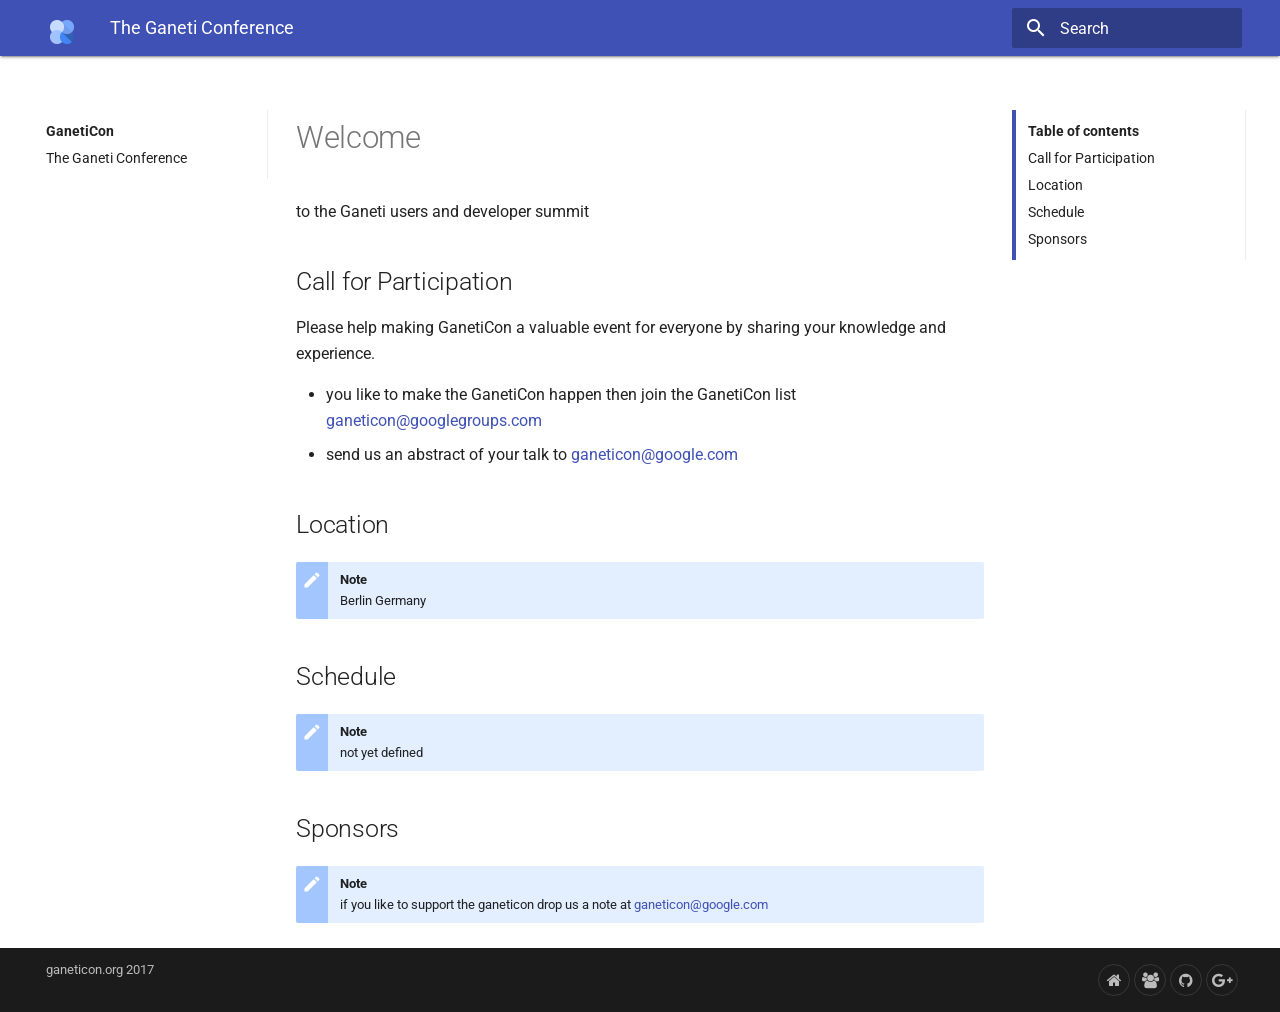
<file: index.html>
<!DOCTYPE html>
<html lang="en" class="no-js">
  <head>
    
      <meta charset="utf-8">
      <meta name="viewport" content="width=device-width,initial-scale=1">
      <meta http-equiv="x-ua-compatible" content="ie=edge">
      
        <meta name="description" content="GanetiCon 2017 - Berlin">
      
      
      
      
        <link rel="shortcut icon" href="./assets/images/favicon.png">
      
      <meta name="generator" content="mkdocs-0.16.3, mkdocs-material-1.7.4">
    
    
      
        <title>GanetiCon</title>
      
    
    
      <script src="./assets/javascripts/modernizr-1df76c4e58.js"></script>
    
    
      <link rel="stylesheet" href="./assets/stylesheets/application-769c285a91.css">
      <link rel="stylesheet" href="./assets/stylesheets/ganeticon.css">
      
    
    
      
        
        
        
        <link rel="stylesheet" href="https://fonts.googleapis.com/css?family=Roboto:300,400,400i,700|Roboto+Mono">
        <style>body,input{font-family:"Roboto","Helvetica Neue",Helvetica,Arial,sans-serif}code,kbd,pre{font-family:"Roboto Mono","Courier New",Courier,monospace}</style>
      
      <link rel="stylesheet" href="https://fonts.googleapis.com/icon?family=Material+Icons">
    
    
    
  </head>
  
  
  
  
    <body>
  
    <svg class="md-svg">
      <defs>
        
        
      </defs>
    </svg>
    <input class="md-toggle" data-md-toggle="drawer" type="checkbox" id="drawer">
    <input class="md-toggle" data-md-toggle="search" type="checkbox" id="search">
    <label class="md-overlay" data-md-component="overlay" for="drawer"></label>
    
      <header class="md-header" data-md-component="header">
  <nav class="md-header-nav md-grid">
    <div class="md-flex">
      <div class="md-flex__cell md-flex__cell--shrink">
        
          <a href="." title="GanetiCon" class="md-logo md-header-nav__button">
            <img src="././assets/images/logo.png" width="32" height="32">
          </a>
        
      </div>
      <div class="md-flex__cell md-flex__cell--shrink">
        <label class="md-icon md-icon--menu md-header-nav__button" for="drawer"></label>
      </div>
      <div class="md-flex__cell md-flex__cell--stretch">
        <span class="md-flex__ellipsis md-header-nav__title">
          
            
              
            
            The Ganeti Conference
          
        </span>
      </div>
      <div class="md-flex__cell md-flex__cell--shrink">
        
          <label class="md-icon md-icon--search md-header-nav__button" for="search"></label>
          
<div class="md-search" data-md-component="search">
  <label class="md-search__overlay" for="search"></label>
  <div class="md-search__inner">
    <form class="md-search__form" name="search">
      <input type="text" class="md-search__input" name="query" required placeholder="Search" accesskey="s" autocapitalize="off" autocorrect="off" autocomplete="off" spellcheck="false" data-md-component="query">
      <label class="md-icon md-search__icon" for="search"></label>
      <button type="reset" class="md-icon md-search__icon" data-md-component="reset">close</button>
    </form>
    <div class="md-search__output">
      <div class="md-search__scrollwrap" data-md-scrollfix>
        <div class="md-search-result" data-md-component="result" data-md-lang-search="">
          <div class="md-search-result__meta" data-md-lang-result-none="No matching documents" data-md-lang-result-one="1 matching document" data-md-lang-result-other="# matching documents">
            Type to start searching
          </div>
          <ol class="md-search-result__list"></ol>
        </div>
      </div>
    </div>
  </div>
</div>
        
      </div>
      
    </div>
  </nav>
  </header>


    
    <div class="md-container">
      
      
      <main class="md-main">
        <div class="md-main__inner md-grid" data-md-component="container">
          
            
              <div class="md-sidebar md-sidebar--primary" data-md-component="navigation">
                <div class="md-sidebar__scrollwrap">
                  <div class="md-sidebar__inner">
                    <nav class="md-nav md-nav--primary" data-md-level="0">
  <label class="md-nav__title md-nav__title--site" for="drawer">
    
      <i class="md-logo md-nav__button">
        <img src="././assets/images/logo.png">
      </i>
    
    GanetiCon
  </label>
  
  <ul class="md-nav__list" data-md-scrollfix>
    
      
      
      

  


  <li class="md-nav__item md-nav__item--active">
    
    <input class="md-toggle md-nav__toggle" data-md-toggle="toc" type="checkbox" id="toc">
    
      
    
    
      <label class="md-nav__link md-nav__link--active" for="toc">
        The Ganeti Conference
      </label>
    
    <a href="." title="The Ganeti Conference" class="md-nav__link md-nav__link--active">
      The Ganeti Conference
    </a>
    
      
<nav class="md-nav md-nav--secondary">
  
  
    
  
  
    <label class="md-nav__title" for="toc">Table of contents</label>
    <ul class="md-nav__list" data-md-scrollfix>
      
        <li class="md-nav__item">
  <a href="#call-for-participation" title="Call for Participation" class="md-nav__link">
    Call for Participation
  </a>
  
</li>
      
        <li class="md-nav__item">
  <a href="#location" title="Location" class="md-nav__link">
    Location
  </a>
  
</li>
      
        <li class="md-nav__item">
  <a href="#schedule" title="Schedule" class="md-nav__link">
    Schedule
  </a>
  
</li>
      
        <li class="md-nav__item">
  <a href="#sponsors" title="Sponsors" class="md-nav__link">
    Sponsors
  </a>
  
</li>
      
      
      
    </ul>
  
</nav>
    
  </li>

    
  </ul>
</nav>
                  </div>
                </div>
              </div>
            
            
              <div class="md-sidebar md-sidebar--secondary" data-md-component="toc">
                <div class="md-sidebar__scrollwrap">
                  <div class="md-sidebar__inner">
                    
<nav class="md-nav md-nav--secondary">
  
  
    
  
  
    <label class="md-nav__title" for="toc">Table of contents</label>
    <ul class="md-nav__list" data-md-scrollfix>
      
        <li class="md-nav__item">
  <a href="#call-for-participation" title="Call for Participation" class="md-nav__link">
    Call for Participation
  </a>
  
</li>
      
        <li class="md-nav__item">
  <a href="#location" title="Location" class="md-nav__link">
    Location
  </a>
  
</li>
      
        <li class="md-nav__item">
  <a href="#schedule" title="Schedule" class="md-nav__link">
    Schedule
  </a>
  
</li>
      
        <li class="md-nav__item">
  <a href="#sponsors" title="Sponsors" class="md-nav__link">
    Sponsors
  </a>
  
</li>
      
      
      
    </ul>
  
</nav>
                  </div>
                </div>
              </div>
            
          
          <div class="md-content">
            <article class="md-content__inner md-typeset">
              
                
                
                <h1 id="welcome">Welcome</h1>
<p>to the Ganeti users and developer summit</p>
<h2 id="call-for-participation">Call for Participation</h2>
<p>Please help making GanetiCon a valuable event for everyone by sharing your knowledge and experience.</p>
<ul>
<li>you like to make the GanetiCon happen then join the GanetiCon list <a href="&#109;&#97;&#105;&#108;&#116;&#111;&#58;&#103;&#97;&#110;&#101;&#116;&#105;&#99;&#111;&#110;&#64;&#103;&#111;&#111;&#103;&#108;&#101;&#103;&#114;&#111;&#117;&#112;&#115;&#46;&#99;&#111;&#109;">&#103;&#97;&#110;&#101;&#116;&#105;&#99;&#111;&#110;&#64;&#103;&#111;&#111;&#103;&#108;&#101;&#103;&#114;&#111;&#117;&#112;&#115;&#46;&#99;&#111;&#109;</a></li>
<li>send us an abstract of your talk to <a href="&#109;&#97;&#105;&#108;&#116;&#111;&#58;&#103;&#97;&#110;&#101;&#116;&#105;&#99;&#111;&#110;&#64;&#103;&#111;&#111;&#103;&#108;&#101;&#46;&#99;&#111;&#109;">&#103;&#97;&#110;&#101;&#116;&#105;&#99;&#111;&#110;&#64;&#103;&#111;&#111;&#103;&#108;&#101;&#46;&#99;&#111;&#109;</a></li>
</ul>
<h2 id="location">Location</h2>
<div class="admonition note">
<p class="admonition-title">Note</p>
<p>Berlin Germany</p>
</div>
<h2 id="schedule">Schedule</h2>
<div class="admonition note">
<p class="admonition-title">Note</p>
<p>not yet defined</p>
</div>
<h2 id="sponsors">Sponsors</h2>
<div class="admonition note">
<p class="admonition-title">Note</p>
<p>if you like to support the ganeticon drop us a note at <a href="&#109;&#97;&#105;&#108;&#116;&#111;&#58;&#103;&#97;&#110;&#101;&#116;&#105;&#99;&#111;&#110;&#64;&#103;&#111;&#111;&#103;&#108;&#101;&#46;&#99;&#111;&#109;">&#103;&#97;&#110;&#101;&#116;&#105;&#99;&#111;&#110;&#64;&#103;&#111;&#111;&#103;&#108;&#101;&#46;&#99;&#111;&#109;</a></p>
</div>
                
                  
                
              
              
                
              
            </article>
          </div>
        </div>
      </main>
      
        
<footer class="md-footer">
  
  <div class="md-footer-meta md-typeset">
    <div class="md-footer-meta__inner md-grid">
      <div class="md-footer-copyright">
        
          <div class="md-footer-copyright__highlight">
            ganeticon.org 2017
          </div>
        
      </div>
      
        
  <div class="md-footer-social">
    
    <link rel="stylesheet" href="https://cdnjs.cloudflare.com/ajax/libs/font-awesome/4.7.0/css/font-awesome.min.css">
    
      <a href="http://ganeti.org" class="md-footer-social__link fa fa-home"></a>
    
      <a href="https://groups.google.com/forum/#!forum/ganeti" class="md-footer-social__link fa fa-group"></a>
    
      <a href="https://github.com/ganeti" class="md-footer-social__link fa fa-github"></a>
    
      <a href="https://plus.google.com/113015122293573254673" class="md-footer-social__link fa fa-google-plus"></a>
    
  </div>

      
    </div>
  </div>
</footer>
      
    </div>
    
      <script src="./assets/javascripts/application-c35428f87f.js"></script>
      
      
      <script>app.initialize({url:{base:"."}})</script>
      
    
    
      
    
  </body>
</html>
</file>
<file: assets/stylesheets/application-769c285a91.css>
html{box-sizing:border-box}*,:after,:before{box-sizing:inherit}html{-webkit-text-size-adjust:none;-ms-text-size-adjust:none;text-size-adjust:none}body{margin:0}hr{overflow:visible;box-sizing:content-box}a{-webkit-text-decoration-skip:objects}a,button,input,label{-webkit-tap-highlight-color:transparent}a{color:inherit;text-decoration:none}a:active,a:hover{outline-width:0}small,sub,sup{font-size:80%}sub,sup{position:relative;line-height:0;vertical-align:baseline}sub{bottom:-.25em}sup{top:-.5em}img{border-style:none}table{border-collapse:collapse;border-spacing:0}td,th{font-weight:400;vertical-align:top}button{padding:0;background:transparent;font-size:inherit}button,input{border:0;outline:0}.admonition:before,.md-clipboard:before,.md-icon,.md-nav__button,.md-nav__link:after,.md-nav__title:before,.md-search-result__article--document:before,.md-source-file:before,.md-typeset .critic.comment:before,.md-typeset .footnote-backref,.md-typeset .task-list-control .task-list-indicator:before{font-family:Material Icons;font-style:normal;font-variant:normal;font-weight:400;line-height:1;text-transform:none;white-space:nowrap;speak:none;word-wrap:normal;direction:ltr}.md-content__icon,.md-footer-nav__button,.md-header-nav__button,.md-nav__button,.md-nav__title:before,.md-search-result__article--document:before{display:inline-block;margin:.4rem;padding:.8rem;font-size:2.4rem;cursor:pointer}.md-icon--arrow-back:before{content:"arrow_back"}.md-icon--arrow-forward:before{content:"arrow_forward"}.md-icon--menu:before{content:"menu"}.md-icon--search:before{content:"search"}.md-icon--home:before{content:"school"}body{-webkit-font-smoothing:antialiased;-moz-osx-font-smoothing:grayscale}body,input{color:rgba(0,0,0,.87);-webkit-font-feature-settings:"kern","liga";font-feature-settings:"kern","liga";font-family:Helvetica Neue,Helvetica,Arial,sans-serif;font-weight:400}code,kbd,pre{color:rgba(0,0,0,.87);-webkit-font-feature-settings:"kern";font-feature-settings:"kern";font-family:Courier New,Courier,monospace;font-weight:400}.md-typeset{font-size:1.6rem;line-height:1.6;-webkit-print-color-adjust:exact}.md-typeset blockquote,.md-typeset ol,.md-typeset p,.md-typeset ul{margin:1em 0}.md-typeset h1{margin:0 0 4rem;color:rgba(0,0,0,.54);font-size:3.125rem;line-height:1.3}.md-typeset h1,.md-typeset h2{font-weight:300;letter-spacing:-.01em}.md-typeset h2{margin:4rem 0 1.6rem;font-size:2.5rem;line-height:1.4}.md-typeset h3{margin:3.2rem 0 1.6rem;font-size:2rem;font-weight:400;letter-spacing:-.01em;line-height:1.5}.md-typeset h2+h3{margin-top:1.6rem}.md-typeset h4{font-size:1.6rem}.md-typeset h4,.md-typeset h5,.md-typeset h6{margin:1.6rem 0;font-weight:700;letter-spacing:-.01em}.md-typeset h5,.md-typeset h6{color:rgba(0,0,0,.54);font-size:1.28rem}.md-typeset h5{text-transform:uppercase}.md-typeset hr{margin:1.5em 0;border-bottom:.1rem dotted rgba(0,0,0,.26)}.md-typeset a{color:#3f51b5;word-break:break-word}.md-typeset a,.md-typeset a:before{-webkit-transition:color .125s;transition:color .125s}.md-typeset a:active,.md-typeset a:hover{color:#536dfe}.md-typeset code,.md-typeset pre{background-color:hsla(0,0%,93%,.5);color:#37474f;font-size:85%}.md-typeset code{margin:0 .29412em;padding:.07353em 0;border-radius:.2rem;box-shadow:.29412em 0 0 hsla(0,0%,93%,.5),-.29412em 0 0 hsla(0,0%,93%,.5);word-break:break-word;-webkit-box-decoration-break:clone;box-decoration-break:clone}.md-typeset h1 code,.md-typeset h2 code,.md-typeset h3 code,.md-typeset h4 code,.md-typeset h5 code,.md-typeset h6 code{margin:0;background-color:transparent;box-shadow:none}.md-typeset a>code{margin:inherit;padding:inherit;border-radius:none;background-color:inherit;color:inherit;box-shadow:none}.md-typeset pre{position:relative;margin:1em 0;border-radius:.2rem;line-height:1.4;-webkit-overflow-scrolling:touch}.md-typeset pre>code{display:block;margin:0;padding:1.05rem 1.2rem;background-color:transparent;font-size:inherit;box-shadow:none;-webkit-box-decoration-break:none;box-decoration-break:none;overflow:auto}.md-typeset pre>code::-webkit-scrollbar{width:.4rem;height:.4rem}.md-typeset pre>code::-webkit-scrollbar-thumb{background-color:rgba(0,0,0,.26)}.md-typeset pre>code::-webkit-scrollbar-thumb:hover{background-color:#536dfe}.md-typeset kbd{padding:0 .29412em;border:.1rem solid #c9c9c9;border-radius:.2rem;border-bottom-color:#bcbcbc;background-color:#fcfcfc;color:#555;font-size:85%;box-shadow:0 .1rem 0 #b0b0b0;word-break:break-word}.md-typeset mark{margin:0 .25em;padding:.0625em 0;border-radius:.2rem;background-color:rgba(255,235,59,.5);box-shadow:.25em 0 0 rgba(255,235,59,.5),-.25em 0 0 rgba(255,235,59,.5);word-break:break-word;-webkit-box-decoration-break:clone;box-decoration-break:clone}.md-typeset abbr{border-bottom:.1rem dotted rgba(0,0,0,.54);text-decoration:none;cursor:help}.md-typeset small{opacity:.75}.md-typeset sub,.md-typeset sup{margin-left:.07812em}.md-typeset blockquote{padding-left:1.2rem;border-left:.4rem solid rgba(0,0,0,.26);color:rgba(0,0,0,.54)}.md-typeset ul{list-style-type:disc}.md-typeset ol,.md-typeset ul{margin-left:.625em;padding:0}.md-typeset ol ol,.md-typeset ul ol{list-style-type:lower-alpha}.md-typeset ol ol ol,.md-typeset ul ol ol{list-style-type:lower-roman}.md-typeset ol li,.md-typeset ul li{margin-bottom:.5em;margin-left:1.25em}.md-typeset ol li blockquote,.md-typeset ol li p,.md-typeset ul li blockquote,.md-typeset ul li p{margin:.5em 0}.md-typeset ol li:last-child,.md-typeset ul li:last-child{margin-bottom:0}.md-typeset ol li ol,.md-typeset ol li ul,.md-typeset ul li ol,.md-typeset ul li ul{margin:.5em 0 .5em .625em}.md-typeset dd{margin:1em 0 1em 1.875em}.md-typeset iframe,.md-typeset img,.md-typeset svg{max-width:100%}.md-typeset table:not([class]){box-shadow:0 2px 2px 0 rgba(0,0,0,.14),0 1px 5px 0 rgba(0,0,0,.12),0 3px 1px -2px rgba(0,0,0,.2);display:inline-block;max-width:100%;border-radius:.2rem;font-size:1.28rem;overflow:auto;-webkit-overflow-scrolling:touch}.md-typeset table:not([class])+*{margin-top:1.5em}.md-typeset table:not([class]) td:not([align]),.md-typeset table:not([class]) th:not([align]){text-align:left}.md-typeset table:not([class]) th{min-width:10rem;padding:1.2rem 1.6rem;background-color:rgba(0,0,0,.54);color:#fff;vertical-align:top}.md-typeset table:not([class]) td{padding:1.2rem 1.6rem;border-top:.1rem solid rgba(0,0,0,.07);vertical-align:top}.md-typeset table:not([class]) tr:first-child td{border-top:0}.md-typeset table:not([class]) a{word-break:normal}.md-typeset__scrollwrap{margin:1em -1.6rem;overflow-x:auto;-webkit-overflow-scrolling:touch}.md-typeset .md-typeset__table{display:inline-block;margin-bottom:.5em;padding:0 1.6rem}.md-typeset .md-typeset__table table{display:table;width:100%;margin:0;overflow:hidden}html{font-size:62.5%}body,html{height:100%}body{position:relative}hr{display:block;height:.1rem;padding:0;border:0}.md-svg{display:none}.md-grid{max-width:122rem;margin-right:auto;margin-left:auto}.md-container,.md-main{overflow:auto}.md-container{display:table;width:100%;height:100%;padding-top:5.6rem;table-layout:fixed}.md-main{display:table-row;height:100%}.md-main__inner{min-height:100%;padding-top:3rem;padding-bottom:.1rem}.md-toggle{display:none}.md-overlay{position:fixed;top:0;width:0;height:0;-webkit-transition:width 0s .25s,height 0s .25s,opacity .25s;transition:width 0s .25s,height 0s .25s,opacity .25s;background-color:rgba(0,0,0,.54);opacity:0;z-index:3}.md-flex{display:table}.md-flex__cell{display:table-cell;position:relative;vertical-align:top}.md-flex__cell--shrink{width:0}.md-flex__cell--stretch{display:table;width:100%;table-layout:fixed}.md-flex__ellipsis{display:table-cell;text-overflow:ellipsis;white-space:nowrap;overflow:hidden}@page{margin:25mm}.md-clipboard{position:absolute;top:.6rem;right:.6rem;width:2.8rem;height:2.8rem;border-radius:.2rem;font-size:1.6rem;cursor:pointer;z-index:1;-webkit-backface-visibility:hidden;backface-visibility:hidden}.md-clipboard:before{-webkit-transition:color .25s,opacity .25s;transition:color .25s,opacity .25s;color:rgba(0,0,0,.54);content:"content_copy";opacity:.25}.codehilite:hover .md-clipboard:before,.md-typeset .highlight:hover .md-clipboard:before,pre:hover .md-clipboard:before{opacity:1}.md-clipboard:active:before,.md-clipboard:hover:before{color:#536dfe}.md-clipboard__message{display:block;position:absolute;top:0;right:3.4rem;padding:.6rem 1rem;-webkit-transform:translateX(.8rem);transform:translateX(.8rem);-webkit-transition:opacity .175s,-webkit-transform .25s cubic-bezier(.9,.1,.9,0);transition:opacity .175s,-webkit-transform .25s cubic-bezier(.9,.1,.9,0);transition:transform .25s cubic-bezier(.9,.1,.9,0),opacity .175s;transition:transform .25s cubic-bezier(.9,.1,.9,0),opacity .175s,-webkit-transform .25s cubic-bezier(.9,.1,.9,0);border-radius:.2rem;background:rgba(0,0,0,.54);color:#fff;font-size:1.28rem;white-space:nowrap;opacity:0;pointer-events:none}.md-clipboard__message--active{-webkit-transform:translateX(0);transform:translateX(0);-webkit-transition:opacity .175s 75ms,-webkit-transform .25s cubic-bezier(.4,0,.2,1);transition:opacity .175s 75ms,-webkit-transform .25s cubic-bezier(.4,0,.2,1);transition:transform .25s cubic-bezier(.4,0,.2,1),opacity .175s 75ms;transition:transform .25s cubic-bezier(.4,0,.2,1),opacity .175s 75ms,-webkit-transform .25s cubic-bezier(.4,0,.2,1);opacity:1;pointer-events:auto}.md-clipboard__message:before{content:attr(aria-label)}.md-clipboard__message:after{display:block;position:absolute;top:50%;right:-.4rem;width:0;margin-top:-.4rem;border-width:.4rem 0 .4rem .4rem;border-style:solid;border-color:transparent rgba(0,0,0,.54);content:""}.md-content__inner{margin:0 1.6rem 2.4rem;padding-top:2.4rem}.md-content__inner:before{display:block;height:.8rem;content:""}.md-content__inner>:last-child{margin-bottom:0}.md-content__icon{position:relative;margin:.8rem 0;padding-right:0;padding-left:0;float:right}html body .md-typeset .md-content__icon{color:rgba(0,0,0,.26)}.md-header{position:fixed;top:0;right:0;left:0;height:5.6rem;-webkit-transition:background-color .25s;transition:background-color .25s;background-color:#3f51b5;color:#fff;z-index:2;-webkit-backface-visibility:hidden;backface-visibility:hidden}.md-header,.no-js .md-header{box-shadow:0 2px 2px 0 rgba(0,0,0,.14),0 1px 5px 0 rgba(0,0,0,.12),0 3px 1px -2px rgba(0,0,0,.2)}.md-header-nav{padding:.4rem}.md-header-nav__button{position:relative;-webkit-transition:opacity .25s;transition:opacity .25s;z-index:1}.md-header-nav__button:hover{opacity:.7}.md-header-nav__button.md-logo img{display:block}.no-js .md-header-nav__button.md-icon--search{display:none}.md-header-nav__title{padding:0 2rem;font-size:1.8rem;line-height:4.8rem}.md-header-nav__parent{color:hsla(0,0%,100%,.7)}.md-header-nav__parent:after{display:inline;color:hsla(0,0%,100%,.3);content:"/"}.md-header-nav__source{display:none}.md-footer-nav{background-color:rgba(0,0,0,.87);color:#fff}.md-footer-nav__inner{padding:.4rem;overflow:auto}.md-footer-nav__link{padding-top:2.8rem;padding-bottom:.8rem;-webkit-transition:opacity .25s;transition:opacity .25s}.md-footer-nav__link:hover{opacity:.7}.md-footer-nav__link--prev{width:25%;float:left}.md-footer-nav__link--next{width:75%;float:right;text-align:right}.md-footer-nav__button{-webkit-transition:background .25s;transition:background .25s}.md-footer-nav__title{position:relative;padding:0 2rem;font-size:1.8rem;line-height:4.8rem}.md-footer-nav__direction{position:absolute;right:0;left:0;margin-top:-2rem;padding:0 2rem;color:hsla(0,0%,100%,.7);font-size:1.5rem}.md-footer-meta{background:rgba(0,0,0,.895)}.md-footer-meta__inner{margin-bottom:-.1rem;padding:.4rem;overflow:auto}html .md-footer-meta.md-typeset a{color:hsla(0,0%,100%,.7)}.md-footer-copyright{margin:0 1.2rem;padding:.8rem 0;color:hsla(0,0%,100%,.3);font-size:1.28rem}.md-footer-copyright__highlight{color:hsla(0,0%,100%,.7)}.md-footer-social{margin:0 .8rem;padding:.4rem 0 1.2rem}.md-footer-social__link{display:inline-block;width:3.2rem;height:3.2rem;border:.1rem solid hsla(0,0%,100%,.12);border-radius:100%;color:hsla(0,0%,100%,.7);font-size:1.6rem;text-align:center}.md-footer-social__link:before{line-height:1.9}.md-nav{font-size:1.4rem;line-height:1.3}.md-nav--secondary{-webkit-transition:border-left .25s;transition:border-left .25s;border-left:.4rem solid #3f51b5}.md-nav--secondary .md-nav__link--active{color:#3f51b5}.md-nav__title{display:block;padding:1.2rem 1.2rem 0;font-weight:700;text-overflow:ellipsis;overflow:hidden}.md-nav__title:before{display:none;content:"arrow_back"}.md-nav__title .md-nav__button{display:none}.md-nav__list{margin:0;padding:0;list-style:none}.md-nav__item{padding:0 1.2rem}.md-nav__item:last-child{padding-bottom:1.2rem}.md-nav__item .md-nav__item{padding-right:0}.md-nav__item .md-nav__item:last-child{padding-bottom:0}.md-nav__button img{width:100%;height:auto}.md-nav__link{display:block;margin-top:.625em;-webkit-transition:color .125s;transition:color .125s;text-overflow:ellipsis;cursor:pointer;overflow:hidden}.md-nav__item--nested>.md-nav__link:after{content:"keyboard_arrow_down"}html .md-nav__link[for=toc],html .md-nav__link[for=toc]+.md-nav__link:after,html .md-nav__link[for=toc]~.md-nav{display:none}.md-nav__link[data-md-state=blur]{color:rgba(0,0,0,.54)}.md-nav__link:active{color:#3f51b5}.md-nav__item--nested>.md-nav__link{color:inherit}.md-nav__link:focus,.md-nav__link:hover{color:#536dfe}.md-nav__source,.no-js .md-search{display:none}.md-search__overlay{opacity:0;z-index:1}.md-search__inner{width:100%}.md-search__form{position:relative}.md-search__input{position:relative;padding:0 4.8rem 0 7.2rem;text-overflow:ellipsis;z-index:2}.md-search__input::-webkit-input-placeholder{-webkit-transition:color .25s cubic-bezier(.1,.7,.1,1);transition:color .25s cubic-bezier(.1,.7,.1,1)}.md-search__input::-moz-placeholder{-webkit-transition:color .25s cubic-bezier(.1,.7,.1,1);transition:color .25s cubic-bezier(.1,.7,.1,1)}.md-search__input:-ms-input-placeholder{-webkit-transition:color .25s cubic-bezier(.1,.7,.1,1);transition:color .25s cubic-bezier(.1,.7,.1,1)}.md-search__input::placeholder{-webkit-transition:color .25s cubic-bezier(.1,.7,.1,1);transition:color .25s cubic-bezier(.1,.7,.1,1)}.md-search__input::-webkit-input-placeholder,.md-search__input~.md-search__icon{color:rgba(0,0,0,.54)}.md-search__input::-moz-placeholder,.md-search__input~.md-search__icon{color:rgba(0,0,0,.54)}.md-search__input:-ms-input-placeholder,.md-search__input~.md-search__icon{color:rgba(0,0,0,.54)}.md-search__input::placeholder,.md-search__input~.md-search__icon{color:rgba(0,0,0,.54)}.md-search__input::-ms-clear{display:none}.md-search__icon{position:absolute;-webkit-transition:color .25s cubic-bezier(.1,.7,.1,1),opacity .25s;transition:color .25s cubic-bezier(.1,.7,.1,1),opacity .25s;font-size:2.4rem;cursor:pointer;z-index:2}.md-search__icon:hover{opacity:.7}.md-search__icon[for=search]{top:.8rem;left:1.2rem}.md-search__icon[for=search]:before{content:"search"}.md-search__icon[type=reset]{top:.8rem;right:1.2rem;-webkit-transform:scale(.125);transform:scale(.125);-webkit-transition:opacity .15s,-webkit-transform .15s cubic-bezier(.1,.7,.1,1);transition:opacity .15s,-webkit-transform .15s cubic-bezier(.1,.7,.1,1);transition:transform .15s cubic-bezier(.1,.7,.1,1),opacity .15s;transition:transform .15s cubic-bezier(.1,.7,.1,1),opacity .15s,-webkit-transform .15s cubic-bezier(.1,.7,.1,1);opacity:0}[data-md-toggle=search]:checked~.md-header .md-search__input:valid~.md-search__icon[type=reset]{-webkit-transform:scale(1);transform:scale(1);opacity:1}[data-md-toggle=search]:checked~.md-header .md-search__input:valid~.md-search__icon[type=reset]:hover{opacity:.7}.md-search__output{position:absolute;width:100%;border-radius:0 0 .2rem .2rem;overflow:hidden;z-index:1}.md-search__scrollwrap{height:100%;background:-webkit-gradient(linear,left top,left bottom,color-stop(10%,#fff),to(hsla(0,0%,100%,0))),-webkit-gradient(linear,left top,left bottom,from(rgba(0,0,0,.26)),color-stop(35%,rgba(0,0,0,.07)),color-stop(60%,transparent));background:linear-gradient(180deg,#fff 10%,hsla(0,0%,100%,0)),linear-gradient(180deg,rgba(0,0,0,.26),rgba(0,0,0,.07) 35%,transparent 60%);background-attachment:local,scroll;background-color:#fff;background-repeat:no-repeat;background-size:100% 2rem,100% 1rem;box-shadow:inset 0 .1rem 0 rgba(0,0,0,.07);overflow-y:auto;-webkit-overflow-scrolling:touch}.md-search-result{color:rgba(0,0,0,.87);word-break:break-word}.md-search-result__meta{padding:0 1.6rem;background-color:rgba(0,0,0,.07);color:rgba(0,0,0,.54);font-size:1.28rem;line-height:4rem}.md-search-result__list{margin:0;padding:0;border-top:.1rem solid rgba(0,0,0,.07);list-style:none}.md-search-result__item{box-shadow:0 -.1rem 0 rgba(0,0,0,.07)}.md-search-result__link{display:block;-webkit-transition:background .25s;transition:background .25s;outline:0;overflow:hidden}.md-search-result__link:hover,.md-search-result__link[data-md-state=active]{background-color:rgba(83,109,254,.1)}.md-search-result__link:hover .md-search-result__article:before,.md-search-result__link[data-md-state=active] .md-search-result__article:before{opacity:.7}.md-search-result__link:last-child .md-search-result__teaser{margin-bottom:1.2rem}.md-search-result__article{position:relative;padding:0 1.6rem;overflow:auto}.md-search-result__article--document:before{position:absolute;left:0;-webkit-transition:opacity .25s;transition:opacity .25s;color:rgba(0,0,0,.54);content:"find_in_page"}.md-search-result__article--document .md-search-result__title{margin:1.3rem 0;font-size:1.6rem;font-weight:400;line-height:1.4}.md-search-result__title{margin:.5em 0;font-size:1.28rem;font-weight:700;line-height:1.4}.md-search-result__teaser{display:-webkit-box;max-height:3.3rem;margin:.5em 0;color:rgba(0,0,0,.54);font-size:1.28rem;line-height:1.4;text-overflow:ellipsis;overflow:hidden;-webkit-box-orient:vertical;-webkit-line-clamp:2}.md-search-result em{font-style:normal;font-weight:700;text-decoration:underline}.md-sidebar{position:absolute;width:24.2rem;padding:2.4rem 0;overflow:hidden}.md-sidebar[data-md-state=lock]{position:fixed;top:5.6rem}.md-sidebar--secondary{display:none}.md-sidebar__scrollwrap{max-height:100%;margin:0 .4rem;overflow-y:auto;-webkit-backface-visibility:hidden;backface-visibility:hidden}.md-sidebar__scrollwrap::-webkit-scrollbar{width:.4rem;height:.4rem}.md-sidebar__scrollwrap::-webkit-scrollbar-thumb{background-color:rgba(0,0,0,.26)}.md-sidebar__scrollwrap::-webkit-scrollbar-thumb:hover{background-color:#536dfe}@-webkit-keyframes a{0%{height:0}to{height:1.3rem}}@keyframes a{0%{height:0}to{height:1.3rem}}@-webkit-keyframes b{0%{-webkit-transform:translateY(100%);transform:translateY(100%);opacity:0}50%{opacity:0}to{-webkit-transform:translateY(0);transform:translateY(0);opacity:1}}@keyframes b{0%{-webkit-transform:translateY(100%);transform:translateY(100%);opacity:0}50%{opacity:0}to{-webkit-transform:translateY(0);transform:translateY(0);opacity:1}}.md-source{display:block;padding-right:1.2rem;-webkit-transition:opacity .25s;transition:opacity .25s;font-size:1.3rem;line-height:1.2;white-space:nowrap}.md-source:hover{opacity:.7}.md-source:after,.md-source__icon{display:inline-block;height:4.8rem;content:"";vertical-align:middle}.md-source__icon{width:4.8rem}.md-source__icon svg{width:2.4rem;height:2.4rem;margin-top:1.2rem;margin-left:1.2rem}.md-source__icon+.md-source__repository{margin-left:-4.4rem;padding-left:4rem}.md-source__repository{display:inline-block;max-width:100%;margin-left:1.2rem;font-weight:700;text-overflow:ellipsis;overflow:hidden;vertical-align:middle}.md-source__facts{margin:0;padding:0;font-size:1.1rem;font-weight:700;list-style-type:none;opacity:.75;overflow:hidden}[data-md-state=done] .md-source__facts{-webkit-animation:a .25s ease-in;animation:a .25s ease-in}.md-source__fact{float:left}[data-md-state=done] .md-source__fact{-webkit-animation:b .4s ease-out;animation:b .4s ease-out}.md-source__fact:before{margin:0 .2rem;content:"\00B7"}.md-source__fact:first-child:before{display:none}.md-source-file{display:inline-block;margin:1em .5em 1em 0;padding-right:.5rem;border-radius:.2rem;background:rgba(0,0,0,.07);font-size:1.28rem;list-style-type:none;cursor:pointer;overflow:hidden}.md-source-file:before{display:inline-block;margin-right:.5rem;padding:.5rem;background:rgba(0,0,0,.26);color:#fff;font-size:1.6rem;content:"clear_all";vertical-align:middle}html .md-source-file{-webkit-transition:background .4s,color .4s,-webkit-box-shadow .4s cubic-bezier(.4,0,.2,1);transition:background .4s,color .4s,box-shadow .4s cubic-bezier(.4,0,.2,1)}html .md-source-file:before{-webkit-transition:inherit;transition:inherit}html body .md-typeset .md-source-file{color:rgba(0,0,0,.54)}.md-source-file:hover{box-shadow:0 0 8px rgba(0,0,0,.18),0 8px 16px rgba(0,0,0,.36)}.md-source-file:hover:before{background:#536dfe}.md-tabs{width:100%;-webkit-transition:background .25s;transition:background .25s;background:rgba(50,64,144,.9675);overflow:auto}.md-tabs__list{margin:0;margin-left:.4rem;padding:0;list-style:none;white-space:nowrap}.md-tabs__item{display:inline-block;height:4.8rem;padding-right:1.2rem;padding-left:1.2rem}.md-tabs__link{display:block;margin-top:1.6rem;-webkit-transition:color .25s,opacity .1s,-webkit-transform .4s cubic-bezier(.1,.7,.1,1);transition:color .25s,opacity .1s,-webkit-transform .4s cubic-bezier(.1,.7,.1,1);transition:color .25s,transform .4s cubic-bezier(.1,.7,.1,1),opacity .1s;transition:color .25s,transform .4s cubic-bezier(.1,.7,.1,1),opacity .1s,-webkit-transform .4s cubic-bezier(.1,.7,.1,1);color:hsla(0,0%,100%,.7);font-size:1.4rem}.md-tabs__link--active,.md-tabs__link:hover{color:#fff}.md-tabs__item:nth-child(2) .md-tabs__link{-webkit-transition-delay:.02s;transition-delay:.02s}.md-tabs__item:nth-child(3) .md-tabs__link{-webkit-transition-delay:.04s;transition-delay:.04s}.md-tabs__item:nth-child(4) .md-tabs__link{-webkit-transition-delay:.06s;transition-delay:.06s}.md-tabs__item:nth-child(5) .md-tabs__link{-webkit-transition-delay:.08s;transition-delay:.08s}.md-tabs__item:nth-child(6) .md-tabs__link{-webkit-transition-delay:.1s;transition-delay:.1s}.md-tabs__item:nth-child(7) .md-tabs__link{-webkit-transition-delay:.12s;transition-delay:.12s}.md-tabs__item:nth-child(8) .md-tabs__link{-webkit-transition-delay:.14s;transition-delay:.14s}.md-tabs__item:nth-child(9) .md-tabs__link{-webkit-transition-delay:.16s;transition-delay:.16s}.md-tabs__item:nth-child(10) .md-tabs__link{-webkit-transition-delay:.18s;transition-delay:.18s}.md-tabs__item:nth-child(11) .md-tabs__link{-webkit-transition-delay:.2s;transition-delay:.2s}.md-tabs__item:nth-child(12) .md-tabs__link{-webkit-transition-delay:.22s;transition-delay:.22s}.md-tabs__item:nth-child(13) .md-tabs__link{-webkit-transition-delay:.24s;transition-delay:.24s}.md-tabs__item:nth-child(14) .md-tabs__link{-webkit-transition-delay:.26s;transition-delay:.26s}.md-tabs__item:nth-child(15) .md-tabs__link{-webkit-transition-delay:.28s;transition-delay:.28s}.md-tabs__item:nth-child(16) .md-tabs__link{-webkit-transition-delay:.3s;transition-delay:.3s}.md-tabs[data-md-state=hidden]{background:#3f51b5;pointer-events:none}.md-tabs[data-md-state=hidden] .md-tabs__link{-webkit-transform:translateY(50%);transform:translateY(50%);-webkit-transition:color .25s,opacity .1s,-webkit-transform 0s .4s;transition:color .25s,opacity .1s,-webkit-transform 0s .4s;transition:color .25s,transform 0s .4s,opacity .1s;transition:color .25s,transform 0s .4s,opacity .1s,-webkit-transform 0s .4s;opacity:0}.admonition{position:relative;margin:1.5625em 0;padding:.8rem 1.2rem;border-left:3.2rem solid rgba(68,138,255,.4);border-radius:.2rem;background-color:rgba(68,138,255,.15);font-size:1.28rem}.admonition:before{position:absolute;left:-2.6rem;color:#fff;font-size:2rem;content:"edit";vertical-align:-.25em}.admonition :first-child{margin-top:0}.admonition :last-child{margin-bottom:0}.admonition.summary,.admonition.tldr{border-color:rgba(0,176,255,.4);background-color:rgba(0,176,255,.15)}.admonition.summary:before,.admonition.tldr:before{content:"subject"}.admonition.hint,.admonition.important,.admonition.tip{border-color:rgba(0,191,165,.4);background-color:rgba(0,191,165,.15)}.admonition.hint:before,.admonition.important:before,.admonition.tip:before{content:"whatshot"}.admonition.check,.admonition.done,.admonition.success{border-color:rgba(0,230,118,.4);background-color:rgba(0,230,118,.15)}.admonition.check:before,.admonition.done:before,.admonition.success:before{content:"done"}.admonition.attention,.admonition.caution,.admonition.warning{border-color:rgba(255,145,0,.4);background-color:rgba(255,145,0,.15)}.admonition.attention:before,.admonition.caution:before,.admonition.warning:before{content:"warning"}.admonition.fail,.admonition.failure,.admonition.missing{border-color:rgba(255,82,82,.4);background-color:rgba(255,82,82,.15)}.admonition.fail:before,.admonition.failure:before,.admonition.missing:before{content:"clear"}.admonition.danger,.admonition.error{border-color:rgba(255,23,68,.4);background-color:rgba(255,23,68,.15)}.admonition.danger:before,.admonition.error:before{content:"flash_on"}.admonition.bug{border-color:rgba(245,0,87,.4);background-color:rgba(245,0,87,.15)}.admonition.bug:before{content:"bug_report"}.admonition.cite,.admonition.quote{border-color:hsla(0,0%,62%,.4);background-color:hsla(0,0%,62%,.15)}.admonition.cite:before,.admonition.quote:before{content:"format_quote"}.admonition-title{font-weight:700}html .admonition-title{margin-bottom:0}html .admonition-title+*{margin-top:0}.codehilite .o,.codehilite .ow,.md-typeset .highlight .o,.md-typeset .highlight .ow{color:inherit}.codehilite .ge,.md-typeset .highlight .ge{color:#000}.codehilite .gr,.md-typeset .highlight .gr{color:#a00}.codehilite .gh,.md-typeset .highlight .gh{color:#999}.codehilite .go,.md-typeset .highlight .go{color:#888}.codehilite .gp,.md-typeset .highlight .gp{color:#555}.codehilite .gs,.md-typeset .highlight .gs{color:inherit}.codehilite .gu,.md-typeset .highlight .gu{color:#aaa}.codehilite .gt,.md-typeset .highlight .gt{color:#a00}.codehilite .gd,.md-typeset .highlight .gd{background-color:#fdd}.codehilite .gi,.md-typeset .highlight .gi{background-color:#dfd}.codehilite .k,.md-typeset .highlight .k{color:#3b78e7}.codehilite .kc,.md-typeset .highlight .kc{color:#a71d5d}.codehilite .kd,.codehilite .kn,.md-typeset .highlight .kd,.md-typeset .highlight .kn{color:#3b78e7}.codehilite .kp,.md-typeset .highlight .kp{color:#a71d5d}.codehilite .kr,.codehilite .kt,.md-typeset .highlight .kr,.md-typeset .highlight .kt{color:#3e61a2}.codehilite .c,.codehilite .cm,.md-typeset .highlight .c,.md-typeset .highlight .cm{color:#999}.codehilite .cp,.md-typeset .highlight .cp{color:#666}.codehilite .c1,.codehilite .ch,.codehilite .cs,.md-typeset .highlight .c1,.md-typeset .highlight .ch,.md-typeset .highlight .cs{color:#999}.codehilite .na,.codehilite .nb,.md-typeset .highlight .na,.md-typeset .highlight .nb{color:#c2185b}.codehilite .bp,.md-typeset .highlight .bp{color:#3e61a2}.codehilite .nc,.md-typeset .highlight .nc{color:#c2185b}.codehilite .no,.md-typeset .highlight .no{color:#3e61a2}.codehilite .nd,.codehilite .ni,.md-typeset .highlight .nd,.md-typeset .highlight .ni{color:#666}.codehilite .ne,.codehilite .nf,.md-typeset .highlight .ne,.md-typeset .highlight .nf{color:#c2185b}.codehilite .nl,.md-typeset .highlight .nl{color:#3b5179}.codehilite .nn,.md-typeset .highlight .nn{color:#ec407a}.codehilite .nt,.md-typeset .highlight .nt{color:#3b78e7}.codehilite .nv,.codehilite .vc,.codehilite .vg,.codehilite .vi,.md-typeset .highlight .nv,.md-typeset .highlight .vc,.md-typeset .highlight .vg,.md-typeset .highlight .vi{color:#3e61a2}.codehilite .nx,.md-typeset .highlight .nx{color:#ec407a}.codehilite .il,.codehilite .m,.codehilite .mf,.codehilite .mh,.codehilite .mi,.codehilite .mo,.md-typeset .highlight .il,.md-typeset .highlight .m,.md-typeset .highlight .mf,.md-typeset .highlight .mh,.md-typeset .highlight .mi,.md-typeset .highlight .mo{color:#e74c3c}.codehilite .s,.codehilite .sb,.codehilite .sc,.md-typeset .highlight .s,.md-typeset .highlight .sb,.md-typeset .highlight .sc{color:#0d904f}.codehilite .sd,.md-typeset .highlight .sd{color:#999}.codehilite .s2,.md-typeset .highlight .s2{color:#0d904f}.codehilite .se,.codehilite .sh,.codehilite .si,.codehilite .sx,.md-typeset .highlight .se,.md-typeset .highlight .sh,.md-typeset .highlight .si,.md-typeset .highlight .sx{color:#183691}.codehilite .sr,.md-typeset .highlight .sr{color:#009926}.codehilite .s1,.codehilite .ss,.md-typeset .highlight .s1,.md-typeset .highlight .ss{color:#0d904f}.codehilite .err,.md-typeset .highlight .err{color:#a61717}.codehilite .w,.md-typeset .highlight .w{color:transparent}.codehilite .hll,.md-typeset .highlight .hll{display:block;margin:0 -1.2rem;padding:0 1.2rem;background-color:rgba(255,235,59,.5)}.md-typeset .codehilite,.md-typeset .highlight{position:relative;margin:1em 0;padding:0;border-radius:.2rem;background-color:hsla(0,0%,93%,.5);color:#37474f;line-height:1.4;-webkit-overflow-scrolling:touch}.md-typeset .codehilite code,.md-typeset .codehilite pre,.md-typeset .highlight code,.md-typeset .highlight pre{display:block;margin:0;padding:1.05rem 1.2rem;background-color:transparent;overflow:auto;vertical-align:top}.md-typeset .codehilite code::-webkit-scrollbar,.md-typeset .codehilite pre::-webkit-scrollbar,.md-typeset .highlight code::-webkit-scrollbar,.md-typeset .highlight pre::-webkit-scrollbar{width:.4rem;height:.4rem}.md-typeset .codehilite code::-webkit-scrollbar-thumb,.md-typeset .codehilite pre::-webkit-scrollbar-thumb,.md-typeset .highlight code::-webkit-scrollbar-thumb,.md-typeset .highlight pre::-webkit-scrollbar-thumb{background-color:rgba(0,0,0,.26)}.md-typeset .codehilite code::-webkit-scrollbar-thumb:hover,.md-typeset .codehilite pre::-webkit-scrollbar-thumb:hover,.md-typeset .highlight code::-webkit-scrollbar-thumb:hover,.md-typeset .highlight pre::-webkit-scrollbar-thumb:hover{background-color:#536dfe}.md-typeset pre.codehilite,.md-typeset pre.highlight{overflow:visible}.md-typeset pre.codehilite code,.md-typeset pre.highlight code{display:block;padding:1.05rem 1.2rem;overflow:auto}.md-typeset .codehilitetable{display:block;margin:1em 0;border-radius:.2em;font-size:1.6rem;overflow:hidden}.md-typeset .codehilitetable tbody,.md-typeset .codehilitetable td{display:block;padding:0}.md-typeset .codehilitetable tr{display:-webkit-box;display:-ms-flexbox;display:flex}.md-typeset .codehilitetable .codehilite,.md-typeset .codehilitetable .highlight,.md-typeset .codehilitetable .linenodiv{margin:0;border-radius:0}.md-typeset .codehilitetable .linenodiv{padding:1.05rem 1.2rem}.md-typeset .codehilitetable .linenodiv,.md-typeset .codehilitetable .linenodiv>pre{height:100%}.md-typeset .codehilitetable .linenos{background-color:rgba(0,0,0,.07);color:rgba(0,0,0,.26);-webkit-user-select:none;-moz-user-select:none;-ms-user-select:none;user-select:none}.md-typeset .codehilitetable .linenos pre{margin:0;padding:0;background-color:transparent;color:inherit;text-align:right}.md-typeset .codehilitetable .code{-webkit-box-flex:1;-ms-flex:1;flex:1;overflow:hidden}.md-typeset>.codehilitetable{box-shadow:none}.md-typeset sup[id^="fnref:"]:before{display:inline-block;content:""}.md-typeset sup[id^="fnref:"]:target:before{margin-top:-9.8rem;padding-top:9.8rem}.md-typeset .footnote{color:rgba(0,0,0,.54);font-size:1.28rem}.md-typeset .footnote ol{margin-left:0}.md-typeset .footnote li{-webkit-transition:color .25s;transition:color .25s}.md-typeset .footnote li:before{display:block;height:0}.md-typeset .footnote li:target{color:rgba(0,0,0,.87)}.md-typeset .footnote li:target:before{margin-top:-9rem;padding-top:9rem;pointer-events:none}.md-typeset .footnote li :first-child{margin-top:0}.md-typeset .footnote li:hover .footnote-backref,.md-typeset .footnote li:target .footnote-backref{-webkit-transform:translateX(0);transform:translateX(0);opacity:1}.md-typeset .footnote li:hover .footnote-backref:hover,.md-typeset .footnote li:target .footnote-backref{color:#536dfe}.md-typeset .footnote-ref:before{display:inline;margin:0 .2em;border-left:.1rem solid rgba(0,0,0,.26);font-size:1.25em;content:"";vertical-align:-.5rem}.md-typeset .footnote-backref{display:inline-block;-webkit-transform:translateX(.5rem);transform:translateX(.5rem);-webkit-transition:color .25s,opacity .125s .125s,-webkit-transform .25s .125s;transition:color .25s,opacity .125s .125s,-webkit-transform .25s .125s;transition:transform .25s .125s,color .25s,opacity .125s .125s;transition:transform .25s .125s,color .25s,opacity .125s .125s,-webkit-transform .25s .125s;color:rgba(0,0,0,.26);font-size:0;opacity:0;vertical-align:text-bottom}.md-typeset .footnote-backref:before{font-size:1.6rem;content:"keyboard_return"}.md-typeset .headerlink{display:inline-block;margin-left:1rem;-webkit-transform:translateY(.5rem);transform:translateY(.5rem);-webkit-transition:color .25s,opacity .125s .25s,-webkit-transform .25s .25s;transition:color .25s,opacity .125s .25s,-webkit-transform .25s .25s;transition:transform .25s .25s,color .25s,opacity .125s .25s;transition:transform .25s .25s,color .25s,opacity .125s .25s,-webkit-transform .25s .25s;opacity:0}html body .md-typeset .headerlink{color:rgba(0,0,0,.26)}.md-typeset h1[id] .headerlink{display:none}.md-typeset h2[id]:before{display:block;margin-top:-.4rem;padding-top:.4rem;content:""}.md-typeset h2[id]:target:before{margin-top:-8.4rem;padding-top:8.4rem}.md-typeset h2[id] .headerlink:focus,.md-typeset h2[id]:hover .headerlink,.md-typeset h2[id]:target .headerlink{-webkit-transform:translate(0);transform:translate(0);opacity:1}.md-typeset h2[id] .headerlink:focus,.md-typeset h2[id]:hover .headerlink:hover,.md-typeset h2[id]:target .headerlink{color:#536dfe}.md-typeset h3[id]:before{display:block;margin-top:-.7rem;padding-top:.7rem;content:""}.md-typeset h3[id]:target:before{margin-top:-8.7rem;padding-top:8.7rem}.md-typeset h3[id] .headerlink:focus,.md-typeset h3[id]:hover .headerlink,.md-typeset h3[id]:target .headerlink{-webkit-transform:translate(0);transform:translate(0);opacity:1}.md-typeset h3[id] .headerlink:focus,.md-typeset h3[id]:hover .headerlink:hover,.md-typeset h3[id]:target .headerlink{color:#536dfe}.md-typeset h4[id]:before{display:block;margin-top:-.8rem;padding-top:.8rem;content:""}.md-typeset h4[id]:target:before{margin-top:-8.8rem;padding-top:8.8rem}.md-typeset h4[id] .headerlink:focus,.md-typeset h4[id]:hover .headerlink,.md-typeset h4[id]:target .headerlink{-webkit-transform:translate(0);transform:translate(0);opacity:1}.md-typeset h4[id] .headerlink:focus,.md-typeset h4[id]:hover .headerlink:hover,.md-typeset h4[id]:target .headerlink{color:#536dfe}.md-typeset h5[id]:before{display:block;margin-top:-1.1rem;padding-top:1.1rem;content:""}.md-typeset h5[id]:target:before{margin-top:-9.1rem;padding-top:9.1rem}.md-typeset h5[id] .headerlink:focus,.md-typeset h5[id]:hover .headerlink,.md-typeset h5[id]:target .headerlink{-webkit-transform:translate(0);transform:translate(0);opacity:1}.md-typeset h5[id] .headerlink:focus,.md-typeset h5[id]:hover .headerlink:hover,.md-typeset h5[id]:target .headerlink{color:#536dfe}.md-typeset h6[id]:before{display:block;margin-top:-1.1rem;padding-top:1.1rem;content:""}.md-typeset h6[id]:target:before{margin-top:-9.1rem;padding-top:9.1rem}.md-typeset h6[id] .headerlink:focus,.md-typeset h6[id]:hover .headerlink,.md-typeset h6[id]:target .headerlink{-webkit-transform:translate(0);transform:translate(0);opacity:1}.md-typeset h6[id] .headerlink:focus,.md-typeset h6[id]:hover .headerlink:hover,.md-typeset h6[id]:target .headerlink{color:#536dfe}.md-typeset .MJXc-display{margin:.75em 0;padding:.25em 0;overflow:auto;-webkit-overflow-scrolling:touch}.md-typeset .MathJax_CHTML{outline:0}.md-typeset .comment.critic,.md-typeset del.critic,.md-typeset ins.critic{margin:0 .25em;padding:.0625em 0;border-radius:.2rem;-webkit-box-decoration-break:clone;box-decoration-break:clone}.md-typeset del.critic{background-color:#fdd;box-shadow:.25em 0 0 #fdd,-.25em 0 0 #fdd}.md-typeset ins.critic{background-color:#dfd;box-shadow:.25em 0 0 #dfd,-.25em 0 0 #dfd}.md-typeset .critic.comment{background-color:hsla(0,0%,93%,.5);color:#37474f;box-shadow:.25em 0 0 hsla(0,0%,93%,.5),-.25em 0 0 hsla(0,0%,93%,.5)}.md-typeset .critic.comment:before{padding-right:.125em;color:rgba(0,0,0,.26);content:"chat";vertical-align:-.125em}.md-typeset .critic.block{display:block;margin:1em 0;padding-right:1.6rem;padding-left:1.6rem;box-shadow:none}.md-typeset .critic.block :first-child{margin-top:.5em}.md-typeset .critic.block :last-child{margin-bottom:.5em}.md-typeset .emojione{width:2rem;vertical-align:text-top}.md-typeset code.codehilite,.md-typeset code.highlight{margin:0 .29412em;padding:.07353em 0}.md-typeset .task-list-item{position:relative;list-style-type:none}.md-typeset .task-list-item [type=checkbox]{position:absolute;top:.45em;left:-2em}.md-typeset .task-list-control .task-list-indicator:before{position:absolute;top:.05em;left:-1.25em;color:rgba(0,0,0,.26);font-size:1.5em;content:"check_box_outline_blank";vertical-align:-.25em}.md-typeset .task-list-control [type=checkbox]:checked+.task-list-indicator:before{content:"check_box"}.md-typeset .task-list-control [type=checkbox]{opacity:0;z-index:-1}@media print{.md-typeset a:after{color:rgba(0,0,0,.54);content:" [" attr(href) "]"}.md-typeset code{box-shadow:none;-webkit-box-decoration-break:initial;box-decoration-break:slice}.md-content__icon,.md-footer,.md-header,.md-sidebar,.md-tabs,.md-typeset .headerlink{display:none}}@media only screen and (max-width:44.9375em){.md-typeset pre{margin:1em -1.6rem;border-radius:0}.md-typeset pre>code{padding:1.05rem 1.6rem}.md-footer-nav__link--prev .md-footer-nav__title{display:none}.md-search-result__teaser{max-height:5rem;-webkit-line-clamp:3}.codehilite .hll,.md-typeset .highlight .hll{margin:0 -1.6rem;padding:0 1.6rem}.md-typeset>.codehilite,.md-typeset>.highlight{margin:1em -1.6rem;border-radius:0}.md-typeset>.codehilite code,.md-typeset>.codehilite pre,.md-typeset>.highlight code,.md-typeset>.highlight pre{padding:1.05rem 1.6rem}.md-typeset>.codehilitetable{margin:1em -1.6rem;border-radius:0}.md-typeset>.codehilitetable .codehilite>code,.md-typeset>.codehilitetable .codehilite>pre,.md-typeset>.codehilitetable .highlight>code,.md-typeset>.codehilitetable .highlight>pre,.md-typeset>.codehilitetable .linenodiv{padding:1rem 1.6rem}.md-typeset>p>.MJXc-display{margin:.75em -1.6rem;padding:.25em 1.6rem}}@media only screen and (min-width:100em){html{font-size:68.75%}}@media only screen and (min-width:125em){html{font-size:75%}}@media only screen and (max-width:59.9375em){body[data-md-state=lock]{overflow:hidden}.ios body[data-md-state=lock] .md-container{display:none}.md-nav--secondary{border-left:0}html .md-nav__link[for=toc]{display:block;padding-right:4.8rem}html .md-nav__link[for=toc]:after{color:inherit;content:"toc"}html .md-nav__link[for=toc]+.md-nav__link{display:none}html .md-nav__link[for=toc]~.md-nav{display:-webkit-box;display:-ms-flexbox;display:flex}.md-nav__source{display:block;padding:.4rem;background-color:rgba(50,64,144,.9675);color:#fff}.md-search__overlay{position:absolute;top:.4rem;left:.4rem;width:4rem;height:4rem;-webkit-transform-origin:center;transform-origin:center;-webkit-transition:opacity .2s .2s,-webkit-transform .3s .1s;transition:opacity .2s .2s,-webkit-transform .3s .1s;transition:transform .3s .1s,opacity .2s .2s;transition:transform .3s .1s,opacity .2s .2s,-webkit-transform .3s .1s;border-radius:2rem;background-color:#fff;overflow:hidden;pointer-events:none}[data-md-toggle=search]:checked~.md-header .md-search__overlay{-webkit-transition:opacity .1s,-webkit-transform .4s;transition:opacity .1s,-webkit-transform .4s;transition:transform .4s,opacity .1s;transition:transform .4s,opacity .1s,-webkit-transform .4s;opacity:1}.md-search__inner{position:fixed;top:0;left:100%;height:100%;-webkit-transform:translateX(5%);transform:translateX(5%);-webkit-transition:left 0s .3s,opacity .15s .15s,-webkit-transform .15s cubic-bezier(.4,0,.2,1) .15s;transition:left 0s .3s,opacity .15s .15s,-webkit-transform .15s cubic-bezier(.4,0,.2,1) .15s;transition:left 0s .3s,transform .15s cubic-bezier(.4,0,.2,1) .15s,opacity .15s .15s;transition:left 0s .3s,transform .15s cubic-bezier(.4,0,.2,1) .15s,opacity .15s .15s,-webkit-transform .15s cubic-bezier(.4,0,.2,1) .15s;opacity:0;z-index:2}[data-md-toggle=search]:checked~.md-header .md-search__inner{left:0;-webkit-transform:translateX(0);transform:translateX(0);-webkit-transition:left 0s 0s,opacity .15s .15s,-webkit-transform .15s cubic-bezier(.1,.7,.1,1) .15s;transition:left 0s 0s,opacity .15s .15s,-webkit-transform .15s cubic-bezier(.1,.7,.1,1) .15s;transition:left 0s 0s,transform .15s cubic-bezier(.1,.7,.1,1) .15s,opacity .15s .15s;transition:left 0s 0s,transform .15s cubic-bezier(.1,.7,.1,1) .15s,opacity .15s .15s,-webkit-transform .15s cubic-bezier(.1,.7,.1,1) .15s;opacity:1}.md-search__input{width:100%;height:5.6rem;font-size:1.8rem}.md-search__icon[for=search]{top:1.6rem;left:1.6rem}.md-search__icon[for=search][for=search]:before{content:"arrow_back"}.md-search__icon[type=reset]{top:1.6rem;right:1.6rem}.md-search__output{top:5.6rem;bottom:0}.md-search-result__article--document:before{display:none}}@media only screen and (max-width:76.1875em){[data-md-toggle=drawer]:checked~.md-overlay{width:100%;height:100%;-webkit-transition:width 0s,height 0s,opacity .25s;transition:width 0s,height 0s,opacity .25s;opacity:1}.md-header-nav__button.md-icon--home,.md-header-nav__button.md-logo{display:none}.md-nav{background-color:#fff}.md-nav--primary,.md-nav--primary .md-nav{display:-webkit-box;display:-ms-flexbox;display:flex;position:absolute;top:0;right:0;left:0;-webkit-box-orient:vertical;-webkit-box-direction:normal;-ms-flex-direction:column;flex-direction:column;height:100%;z-index:1}.md-nav--primary .md-nav__item,.md-nav--primary .md-nav__title{font-size:1.6rem;line-height:1.5}html .md-nav--primary .md-nav__title{position:relative;height:11.2rem;padding:6rem 1.6rem .4rem;background-color:rgba(0,0,0,.07);color:rgba(0,0,0,.54);font-weight:400;line-height:4.8rem;white-space:nowrap;cursor:pointer}html .md-nav--primary .md-nav__title:before{display:block;position:absolute;top:.4rem;left:.4rem;width:4rem;height:4rem;color:rgba(0,0,0,.54)}html .md-nav--primary .md-nav__title~.md-nav__list{background:-webkit-gradient(linear,left top,left bottom,color-stop(10%,#fff),to(hsla(0,0%,100%,0))),-webkit-gradient(linear,left top,left bottom,from(rgba(0,0,0,.26)),color-stop(35%,rgba(0,0,0,.07)),color-stop(60%,transparent));background:linear-gradient(180deg,#fff 10%,hsla(0,0%,100%,0)),linear-gradient(180deg,rgba(0,0,0,.26),rgba(0,0,0,.07) 35%,transparent 60%);background-attachment:local,scroll;background-color:#fff;background-repeat:no-repeat;background-size:100% 2rem,100% 1rem;box-shadow:inset 0 .1rem 0 rgba(0,0,0,.07)}html .md-nav--primary .md-nav__title~.md-nav__list>.md-nav__item:first-child{border-top:0}html .md-nav--primary .md-nav__title--site{position:relative;background-color:#3f51b5;color:#fff}html .md-nav--primary .md-nav__title--site .md-nav__button{display:block;position:absolute;top:.4rem;left:.4rem;width:6.4rem;height:6.4rem;font-size:4.8rem}html .md-nav--primary .md-nav__title--site:before{display:none}.md-nav--primary .md-nav__list{-webkit-box-flex:1;-ms-flex:1;flex:1;overflow-y:auto}.md-nav--primary .md-nav__item{padding:0;border-top:.1rem solid rgba(0,0,0,.07)}.md-nav--primary .md-nav__item--nested>.md-nav__link{padding-right:4.8rem}.md-nav--primary .md-nav__item--nested>.md-nav__link:after{content:"keyboard_arrow_right"}.md-nav--primary .md-nav__link{position:relative;margin-top:0;padding:1.6rem}.md-nav--primary .md-nav__link:after{position:absolute;top:50%;right:1.2rem;margin-top:-1.2rem;color:rgba(0,0,0,.54);font-size:2.4rem}.md-nav--primary .md-nav__link:focus:after,.md-nav--primary .md-nav__link:hover:after{color:inherit}.md-nav--primary .md-nav--secondary .md-nav__link{position:static}.md-nav--primary .md-nav--secondary .md-nav{position:static;background-color:transparent}.md-nav--primary .md-nav--secondary .md-nav .md-nav__link{padding-left:2.8rem}.md-nav--primary .md-nav--secondary .md-nav .md-nav .md-nav__link{padding-left:4rem}.md-nav--primary .md-nav--secondary .md-nav .md-nav .md-nav .md-nav__link{padding-left:5.2rem}.md-nav--primary .md-nav--secondary .md-nav .md-nav .md-nav .md-nav .md-nav__link{padding-left:6.4rem}.md-nav__toggle~.md-nav{display:none}.csstransforms3d .md-nav__toggle~.md-nav{-webkit-transform:translateX(100%);transform:translateX(100%);-webkit-transition:opacity .125s .05s,-webkit-transform .25s cubic-bezier(.8,0,.6,1);transition:opacity .125s .05s,-webkit-transform .25s cubic-bezier(.8,0,.6,1);transition:transform .25s cubic-bezier(.8,0,.6,1),opacity .125s .05s;transition:transform .25s cubic-bezier(.8,0,.6,1),opacity .125s .05s,-webkit-transform .25s cubic-bezier(.8,0,.6,1);opacity:0}.csstransforms3d .md-nav__toggle~.md-nav,.md-nav__toggle:checked~.md-nav{display:-webkit-box;display:-ms-flexbox;display:flex}.csstransforms3d .md-nav__toggle:checked~.md-nav{-webkit-transform:translateX(0);transform:translateX(0);-webkit-transition:opacity .125s .125s,-webkit-transform .25s cubic-bezier(.4,0,.2,1);transition:opacity .125s .125s,-webkit-transform .25s cubic-bezier(.4,0,.2,1);transition:transform .25s cubic-bezier(.4,0,.2,1),opacity .125s .125s;transition:transform .25s cubic-bezier(.4,0,.2,1),opacity .125s .125s,-webkit-transform .25s cubic-bezier(.4,0,.2,1);opacity:1}.md-sidebar--primary{position:fixed;top:0;left:-24.2rem;width:24.2rem;height:100%;-webkit-transform:translateX(0);transform:translateX(0);-webkit-transition:-webkit-transform .25s cubic-bezier(.4,0,.2,1),-webkit-box-shadow .25s;transition:transform .25s cubic-bezier(.4,0,.2,1),box-shadow .25s;transition:transform .25s cubic-bezier(.4,0,.2,1),box-shadow .25s,-webkit-transform .25s cubic-bezier(.4,0,.2,1);background-color:#fff;z-index:3}.no-csstransforms3d .md-sidebar--primary{display:none}[data-md-toggle=drawer]:checked~.md-container .md-sidebar--primary{box-shadow:0 8px 10px 1px rgba(0,0,0,.14),0 3px 14px 2px rgba(0,0,0,.12),0 5px 5px -3px rgba(0,0,0,.4);-webkit-transform:translateX(24.2rem);transform:translateX(24.2rem)}.no-csstransforms3d [data-md-toggle=drawer]:checked~.md-container .md-sidebar--primary{display:block}.md-sidebar--primary .md-sidebar__scrollwrap{overflow:hidden;position:absolute;top:0;right:0;bottom:0;left:0;margin:0}.md-tabs{display:none}}@media only screen and (min-width:60em){.md-content{margin-right:24.2rem}.md-header-nav__button.md-icon--search{display:none}.md-header-nav__source{display:block;width:23rem;max-width:23rem;margin-left:2.8rem;padding-right:1.2rem}.md-search{padding:.4rem}.md-search__overlay{position:fixed;top:0;left:0;width:0;height:0;-webkit-transition:width 0s .25s,height 0s .25s,opacity .25s;transition:width 0s .25s,height 0s .25s,opacity .25s;background-color:rgba(0,0,0,.54);cursor:pointer}[data-md-toggle=search]:checked~.md-header .md-search__overlay{width:100%;height:100%;-webkit-transition:width 0s,height 0s,opacity .25s;transition:width 0s,height 0s,opacity .25s;opacity:1}.md-search__inner{position:relative}.md-search__form{width:23rem;float:right;-webkit-transition:width .25s cubic-bezier(.1,.7,.1,1);transition:width .25s cubic-bezier(.1,.7,.1,1);border-radius:.2rem}.md-search__input{width:100%;height:4rem;padding-left:4.8rem;-webkit-transition:background-color .25s cubic-bezier(.1,.7,.1,1),color .25s cubic-bezier(.1,.7,.1,1);transition:background-color .25s cubic-bezier(.1,.7,.1,1),color .25s cubic-bezier(.1,.7,.1,1);border-radius:.2rem;background-color:rgba(0,0,0,.26);color:#fff;font-size:1.6rem}.md-search__input+.md-search__icon,.md-search__input::-webkit-input-placeholder{color:#fff}.md-search__input+.md-search__icon,.md-search__input::-moz-placeholder{color:#fff}.md-search__input+.md-search__icon,.md-search__input:-ms-input-placeholder{color:#fff}.md-search__input+.md-search__icon,.md-search__input::placeholder{color:#fff}.md-search__input:hover{background-color:hsla(0,0%,100%,.12)}[data-md-toggle=search]:checked~.md-header .md-search__input{border-radius:.2rem .2rem 0 0;background-color:#fff;color:rgba(0,0,0,.87);text-overflow:none}[data-md-toggle=search]:checked~.md-header .md-search__input+.md-search__icon,[data-md-toggle=search]:checked~.md-header .md-search__input::-webkit-input-placeholder{color:rgba(0,0,0,.54)}[data-md-toggle=search]:checked~.md-header .md-search__input+.md-search__icon,[data-md-toggle=search]:checked~.md-header .md-search__input::-moz-placeholder{color:rgba(0,0,0,.54)}[data-md-toggle=search]:checked~.md-header .md-search__input+.md-search__icon,[data-md-toggle=search]:checked~.md-header .md-search__input:-ms-input-placeholder{color:rgba(0,0,0,.54)}[data-md-toggle=search]:checked~.md-header .md-search__input+.md-search__icon,[data-md-toggle=search]:checked~.md-header .md-search__input::placeholder{color:rgba(0,0,0,.54)}.md-search__output{top:4rem;-webkit-transition:opacity .4s;transition:opacity .4s;opacity:0}[data-md-toggle=search]:checked~.md-header .md-search__output{box-shadow:0 6px 10px 0 rgba(0,0,0,.14),0 1px 18px 0 rgba(0,0,0,.12),0 3px 5px -1px rgba(0,0,0,.4);opacity:1}.md-search__scrollwrap{max-height:0}[data-md-toggle=search]:checked~.md-header .md-search__scrollwrap{max-height:75vh}.md-search__scrollwrap::-webkit-scrollbar{width:.4rem;height:.4rem}.md-search__scrollwrap::-webkit-scrollbar-thumb{background-color:rgba(0,0,0,.26)}.md-search__scrollwrap::-webkit-scrollbar-thumb:hover{background-color:#536dfe}.md-search-result__article,.md-search-result__meta{padding-left:4.8rem}.md-sidebar--secondary{display:block;margin-left:100%;-webkit-transform:translate(-100%);transform:translate(-100%)}}@media only screen and (min-width:76.25em){.md-content{margin-left:24.2rem}.md-content__inner{margin-right:2.4rem;margin-left:2.4rem}.md-header{box-shadow:none}.md-header[data-md-state=shadow]{box-shadow:0 2px 2px 0 rgba(0,0,0,.14),0 1px 5px 0 rgba(0,0,0,.12),0 3px 1px -2px rgba(0,0,0,.2)}.md-header-nav__button.md-icon--menu{display:none}.md-nav[data-md-state=animate]{-webkit-transition:max-height .25s cubic-bezier(.86,0,.07,1);transition:max-height .25s cubic-bezier(.86,0,.07,1)}.md-nav__toggle~.md-nav{max-height:0;overflow:hidden}.md-nav[data-md-state=expand],.md-nav__toggle:checked~.md-nav{max-height:100%}.md-nav__item--nested>.md-nav>.md-nav__title{display:none}.md-nav__item--nested>.md-nav__link:after{display:inline-block;-webkit-transform-origin:.45em .45em;transform-origin:.45em .45em;-webkit-transform-style:preserve-3d;transform-style:preserve-3d;vertical-align:-.125em}.js .md-nav__item--nested>.md-nav__link:after{-webkit-transition:-webkit-transform .4s;transition:-webkit-transform .4s;transition:transform .4s;transition:transform .4s,-webkit-transform .4s}.md-nav__item--nested .md-nav__toggle:checked~.md-nav__link:after{-webkit-transform:rotateX(180deg);transform:rotateX(180deg)}.md-search__scrollwrap,[data-md-toggle=search]:checked~.md-header .md-search__form{width:68.8rem}.md-sidebar--secondary{margin-left:122rem}.md-sidebar__inner{border-right:.1rem solid rgba(0,0,0,.07)}.md-tabs~.md-main .md-nav--primary>.md-nav__list>.md-nav__item--nested{font-size:0}.md-tabs--active~.md-main .md-nav--primary .md-nav__title--site{display:none}.md-tabs--active~.md-main .md-nav--primary>.md-nav__list>.md-nav__item{font-size:0}.md-tabs--active~.md-main .md-nav--primary>.md-nav__list>.md-nav__item--nested{display:none;font-size:1.4rem;overflow:auto}.md-tabs--active~.md-main .md-nav--primary>.md-nav__list>.md-nav__item--nested>.md-nav__link{margin-top:1.2rem;font-weight:700;pointer-events:none}.md-tabs--active~.md-main .md-nav--primary>.md-nav__list>.md-nav__item--nested>.md-nav__link:after{display:none}.md-tabs--active~.md-main .md-nav--primary>.md-nav__list>.md-nav__item--active{display:block}.md-tabs--active~.md-main .md-nav[data-md-level="1"]{max-height:none}.md-tabs--active~.md-main .md-nav[data-md-level="1"]>.md-nav__list>.md-nav__item{padding-left:0}}@media only screen and (max-width:29.9375em){.md-header-nav__parent{display:none}[data-md-toggle=search]:checked~.md-header .md-search__overlay{-webkit-transform:scale(45);transform:scale(45)}}@media only screen and (min-width:45em){.md-footer-nav__link{width:50%}.md-footer-copyright{max-width:75%;float:left}.md-footer-social{padding:1.2rem 0;float:right}}@media only screen and (min-width:30em) and (max-width:44.9375em){[data-md-toggle=search]:checked~.md-header .md-search__overlay{-webkit-transform:scale(60);transform:scale(60)}}@media only screen and (min-width:45em) and (max-width:59.9375em){[data-md-toggle=search]:checked~.md-header .md-search__overlay{-webkit-transform:scale(75);transform:scale(75)}}@media only screen and (min-width:60em) and (max-width:76.1875em){.md-search__scrollwrap,[data-md-toggle=search]:checked~.md-header .md-search__form{width:46.8rem}.md-search-result__teaser{max-height:5rem;-webkit-line-clamp:3}}
</file>
<file: assets/stylesheets/ganeticon.css>
.intro {
    display: table;
    width: 100%;
    height: auto;
    padding: 100px 0;
    text-align: center;
    color: #000;
    background: url(./assets/images/google_dc.jpg) no-repeat bottom center scroll;
    -webkit-background-size: cover;
    -moz-background-size: cover;
    background-size: cover;
    -o-background-size: cover;
}

.intro .intro-body {
    display: table-cell;
    vertical-align: middle;
}

.intro .intro-body .brand-heading {
    font-size: 40px;
}

.intro .intro-body .intro-text {
    font-size: 18px;
}
</file>
